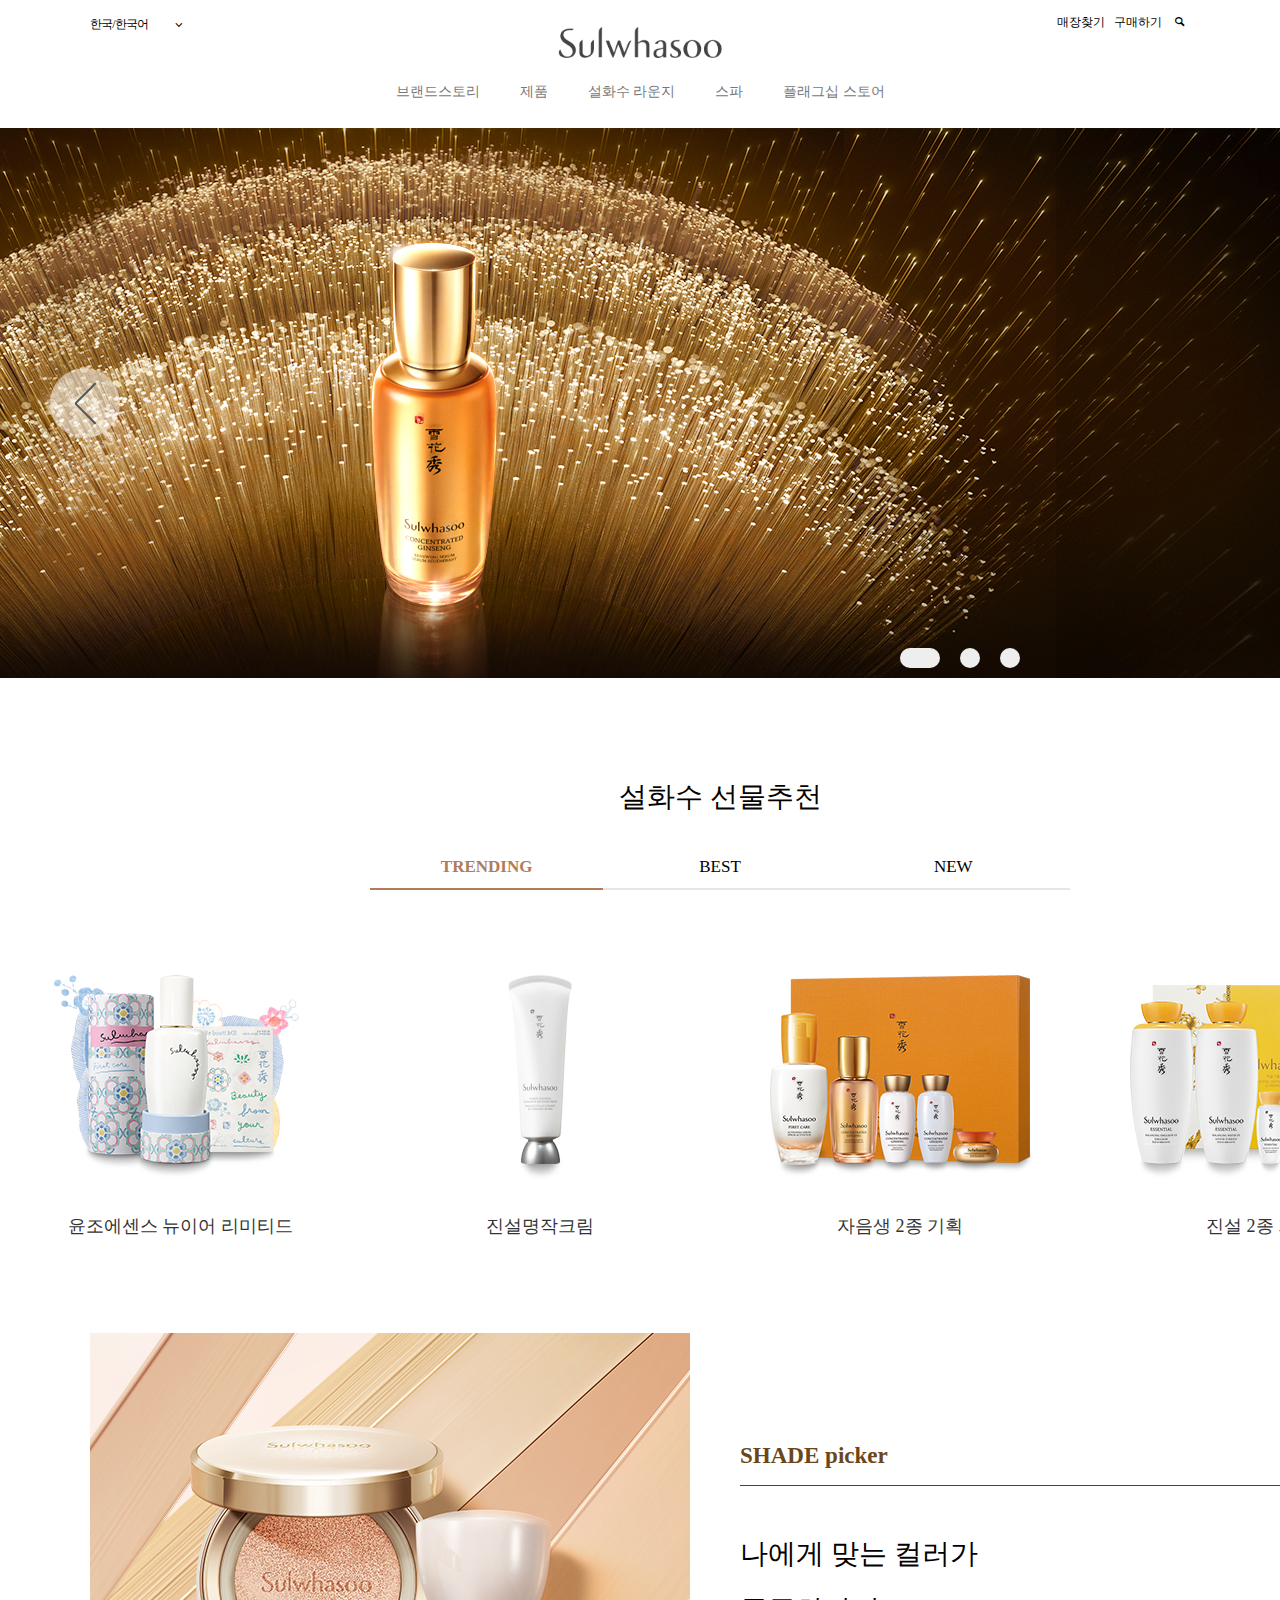
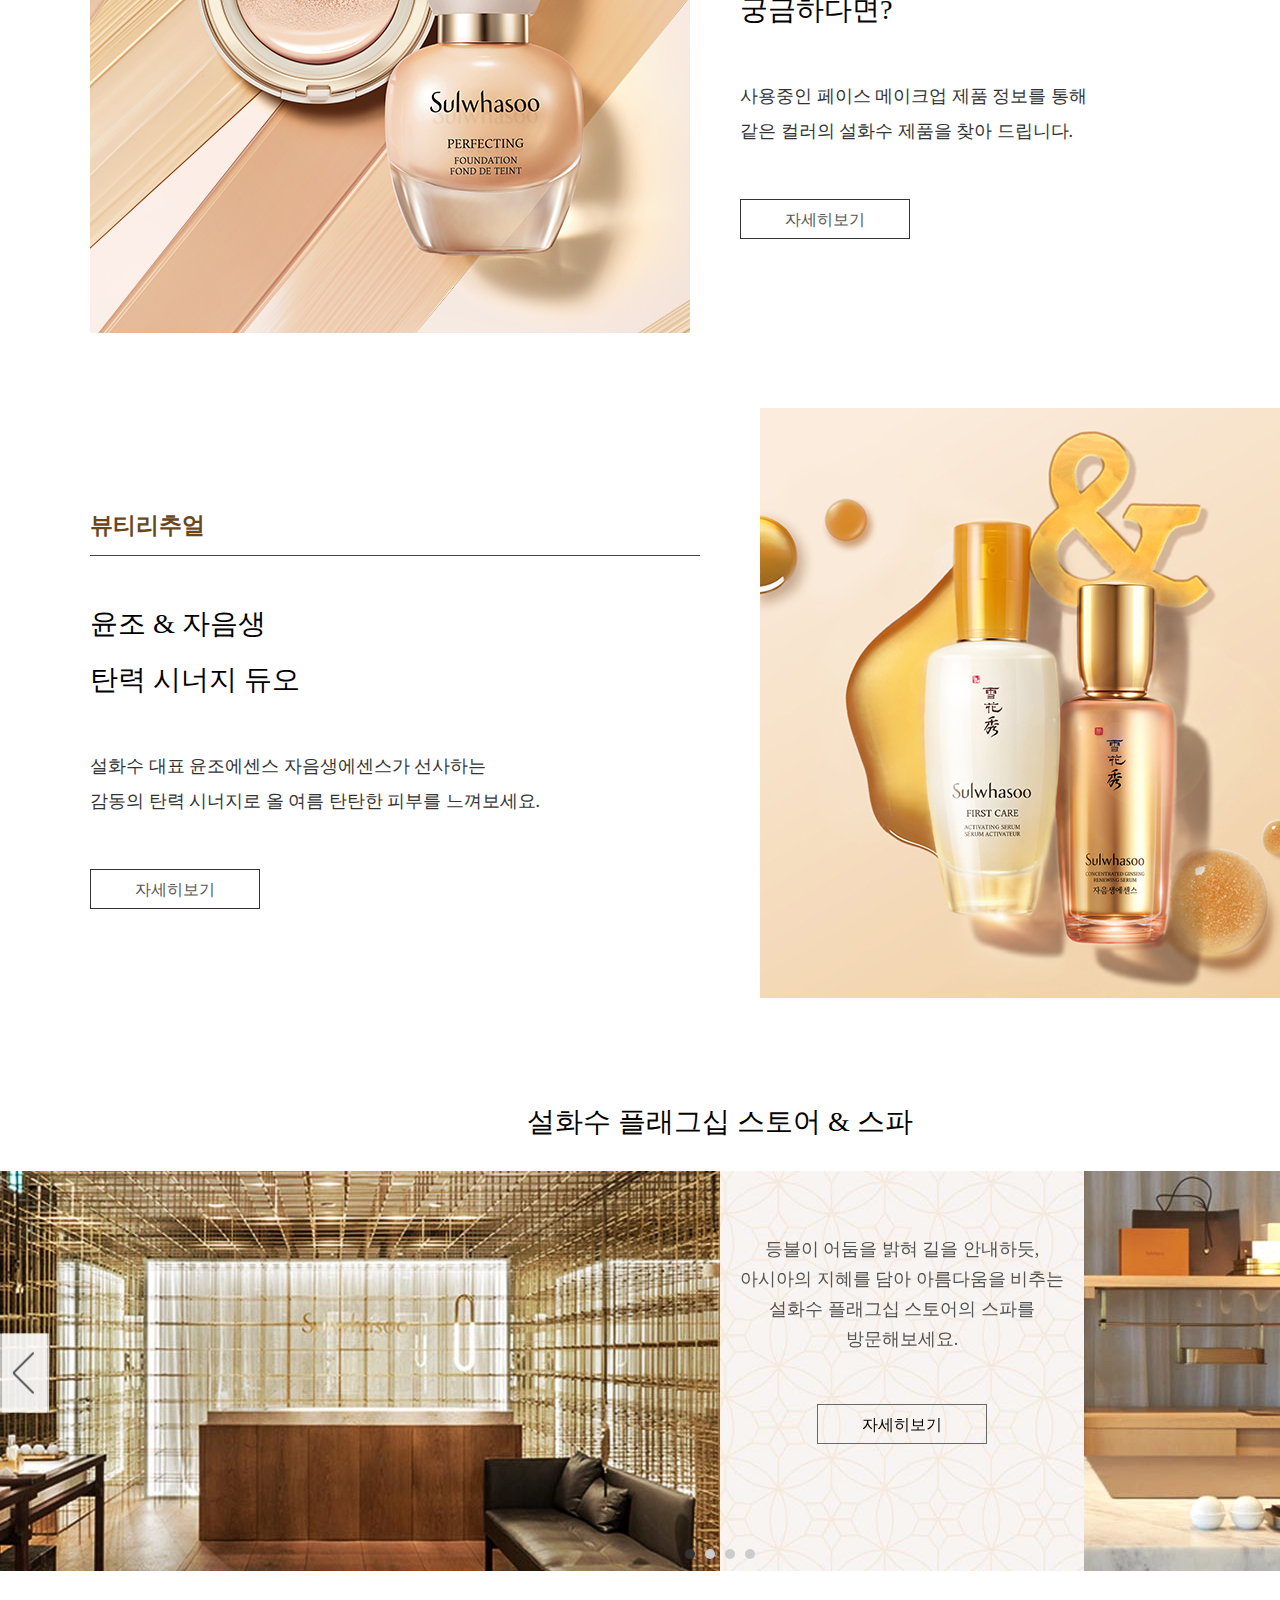
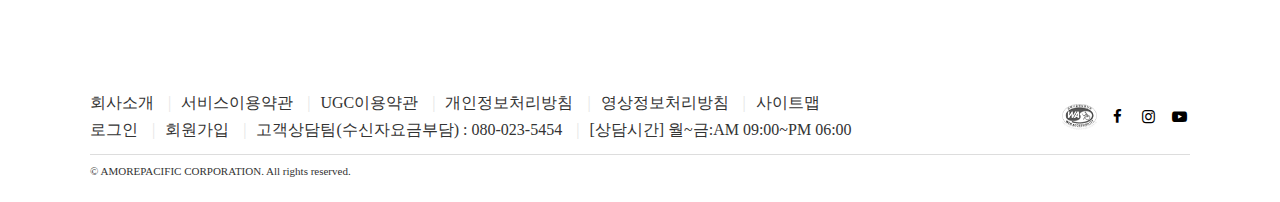
<file: index.html>
<!DOCTYPE html>
<html lang="ko">
<head>
    <meta charset="UTF-8">
    <meta http-equiv="X-UA-Compatible" content="IE=edge">
    <meta name="viewport" content="width=device-width, initial-scale=1.0">
    <title>설화, 다시 피어나다, Sulwhasoo</title>

    <link rel="stylesheet" href="css/style.css">

    <link rel="shortcuticon" href="favicon.ico">

    <script src="js/jquery-3.6.1.min.js"></script>
    <script src="js/jquery-ui.min.js"></script>
    <script src="js/slick.js"></script>
    <script src="js/main.js"></script>

</head>
<body>
    <div id="wrap">
        <header id="header">
            <div class="header_inner">

                <a href="#" class="mob_nav_btn"><i></i></a>

                <div class="mob_nav">
                    <div class="m_nav_bg"></div>
                        <div class="m_nav_wrap">
                            <h2 class="side_nav_h">
                                <a href="#"><img src="img/logo_sulwhasoo_m.png" alt="logo_sulwhasoo_m"></a>
                            </h2><!-- side_nav_h -->

                            <ul class="m_nav_list">
                                <li><a href="#">브랜드스토리</a></li>
        
                                <li>
                                    <a href="#">제품 <i class="icon-nav"></i></a>
                                    <ul class="m_sub">
                                        <li><a href="#">신제품</a></li>
                                        <li><a href="#">베스트셀러</a></li>
                                        <li><a href="#">스킨케어</a></li>
                                        <li><a href="#">메이크업</a></li>
                                        <li><a href="#">진설명작</a></li>
                                        <li><a href="#">남성</a></li>
                                        <li><a href="#">라이프스타일</a></li>
                                        <li><a href="#">전제품 구성</a></li>
                                        <li><a href="#">신제품</a></li>
                                    </ul>
                                </li>
                                <li>
                                    <a href="#">설화수 라운지<i class="icon-nav"></i></a>
                                    <ul class="m_sub">
                                        <li><a href="#">설화수 스타일</a></li>
                                        <li><a href="#">뷰티리추얼</a></li>
                                        <li><a href="#">설화문화전</a></li>
                                        <li><a href="#">매거진</a></li>
                                    </ul>
                                </li>
                                <li>
                                    <a href="#">스파<i class="icon-nav"></i></a>
                                    <ul class="m_sub">
                                        <li><a href="#">소개</a></li>
                                        <li><a href="#">스파프로그램</a></li>
                                        <li><a href="#">예약찾기</a></li>
                                        <li><a href="#">매장찾기</a></li>
                                    </ul>
                                </li>
                                <li>
                                    <a href="#">플래그십 스토어<i class="icon-nav"></i></a>
                                    <ul class="m_sub">
                                        <li><a href="#">소개</a></li>
                                        <li><a href="#">스파프로그램</a></li>
                                        <li><a href="#">예약찾기</a></li>
                                        <li><a href="#">매장찾기</a></li>
                                    </ul>
                                </li>
                            </ul><!-- m_nav_list -->
                        </div><!-- m_nav_wrap -->
                </div><!-- mob_nav -->

                <div class="select_language">
                    <a href="#" class="t_lang">
                        한국/한국어
                        <i class="icon-angle-up"></i>
                        <i class="icon-angle-down"></i>
                    </a>
                    <ul class="select_lang_list">
                        <li><a href="#">한국/한국어</a></li>
                        <li><a href="#">INTERNATIONAL/ENGLISH</a></li>
                        <li><a href="#">中国大陆/中文</a></li>
                        <li><a href="#">中國香港/繁體中文</a></li>
                        <li><a href="#">HONG KONG</a></li>
                        <li><a href="#">(CHINA)/ENGLISH</a></li>
                        <li><a href="#">SINGAPORE/ENGLISH</a></li>
                        <li><a href="#">MALAYSIA/ENGLISH</a></li>
                        <li><a href="#">VIỆT NAM/TIẾNG VIỆT</a></li>
                        <li><a href="#">INDONESIA/BAHASA</a></li>
                        <li><a href="#">INDONESIA</a></li>
                        <li><a href="#">ประเทศไทย/ไทย</a></li>
                        <li><a href="#">USA/ENGLISH</a></li>
                        <li><a href="#">FRANCE/FRANCAIS</a></li>
                    </ul><!-- select_lang_list -->
                </div><!-- select_language -->

                <h1 class="logo"><a href="#"><img src="img/logo_sulwhasoo.png" alt="logo_sulwhasoo"></a></h1>
            
                <div class="header_link">
                    <a href="#">매장찾기</a>
                    <a href="#">구매하기</a>
                    <a href="#" class="h_search"><i class="icon-search"></i></a>
                </div>
            </div><!-- header_inner -->

            <nav class="nav">
                <div class="nav_inner">
                    <ul class="gnb_menu">
                        <li class="g_m_1"><a href="#">브랜드스토리</a></li>

                        <li class="g_m_2">
                            <a href="#">제품</a>
                            <ul class="sub sub2">
                                <li><a href="#">신제품</a></li>
                                <li><a href="#">베스트셀러</a></li>
                                <li><a href="#">스킨케어</a></li>
                                <li><a href="#">메이크업</a></li>
                                <li><a href="#">진설명작</a></li>
                                <li><a href="#">남성</a></li>
                                <li><a href="#">라이프스타일</a></li>
                                <li><a href="#">전제품 구성</a></li>
                                <li><a href="#">신제품</a></li>
                            </ul>
                        </li>
                        <li class="g_m_3">
                            <a href="#">설화수 라운지</a>
                            <ul class="sub sub3">
                                <li><a href="#">설화수 스타일</a></li>
                                <li><a href="#">뷰티리추얼</a></li>
                                <li><a href="#">설화문화전</a></li>
                                <li><a href="#">매거진</a></li>
                            </ul>
                        </li>
                        <li class="g_m_4">
                            <a href="#">스파</a>
                            <ul class="sub sub4">
                                <li><a href="#">소개</a></li>
                                <li><a href="#">스파프로그램</a></li>
                                <li><a href="#">예약찾기</a></li>
                                <li><a href="#">매장찾기</a></li>
                            </ul>
                        </li>
                        <li class="g_m_5">
                            <a href="#">플래그십 스토어</a>
                            <ul class="sub sub5">
                                <li><a href="#">소개</a></li>
                                <li><a href="#">스파프로그램</a></li>
                                <li><a href="#">예약찾기</a></li>
                                <li><a href="#">매장찾기</a></li>
                            </ul>
                        </li>
                    </ul><!-- gnb_menu -->
                </div><!-- nav_inner -->
            </nav><!-- nav -->
        </header><!-- header -->

        <section id="main">
            <div class="main_visual">
                <ul class="visual_wrap">

                    <li class="visu_slide visu_slide1">
                        <div class="visu_veli"></div>
    
                        <div class="visu_txt_wrap">
        
                            <div class="visu_txt_cont">
                                자음생에센스
                            </div><!-- visu_txt_cont -->
        
                            <div class="visu_txt_sub01">
                                Concentrated Ginseng Renewing Serum
                            </div><!-- visu_txt_sub01 -->
        
                            <p class="visu_txt_sub02">
                                진세노믹 <sup>TM</sup> 선사하는 <br>
                                3중 마이크로 타켓팅으로 <br>
                                쉽게 무너지지 않는 탄탄한 피부
                            </p><!-- visu_txt_sub02 -->
                        </div><!-- visu_txt_wrap -->

                    </li> <!-- visu_slide visu_slide1 -->
    
                    <li class="visu_slide visu_slide2">
                        <div class="visu_veli"></div>
    
                        <div class="visu_txt_wrap">
        
                            <div class="visu_txt_cont">
                                자음생앰플
                            </div><!-- visu_txt_slide2 -->
        
                            <div class="visu_txt_sub01">
                                Concentrated Ginseng Renewing Serum
                            </div><!-- visu_txt_sub01 -->
        
                            <p class="visu_txt_sub02">
                                단 한번 사용으로도 외부자극으로 시달린 <br>
                                피부를 개선해주는 레스큐 앰플
                            </p><!-- visu_txt_sub02 -->

                            <div class="visu_btn_wrap">
                                <a href="#" class="btn_view">자세히보기</a>
                            </div><!-- visu_btn_wrap -->
                        </div><!-- visu_txt_wrap -->

                    </li><!-- visu_slide visu_slide2 -->

                    <li class="visu_slide visu_slide3">
                        <div class="visu_veli"></div>
    
                        <div class="visu_txt_wrap">
        
                            <div class="visu_txt_cont">
                                2020 <br>
                                윤조이 에센스
                            </div><!-- visu_txt_cont -->
        
                            <div class="visu_txt_sub01">
                                Concentrated Ginseng Renewing Serum
                            </div><!-- visu_txt_sub01 -->
        
                            <p class="visu_txt_sub02">
                                진세노믹 <sup>TM</sup> 선사하는 <br>
                                3중 마이크로 타켓팅으로 <br>
                                쉽게 무너지지 않는 탄탄한 피부
                            </p><!-- visu_txt_sub02 -->

                            <div class="visu_btn_wrap">
                                <a href="#" class="btn_view">자세히보기</a>
                            </div><!-- visu_btn_wrap -->
                        </div><!-- visu_txt_wrap -->

                    </li><!-- visu_slide visu_slide3 -->
                </ul><!-- visual_wrap -->
                
            </div><!-- main_visual -->

            <div class="content">
                <div class="recommend clear_fix">
                    <h2 class="cont_title">설화수 선물추천</h2>

                    <div class="recommend_tab">
                        <a href="#" class="btn_tab on">TRENDING</a>
                        <a href="#" class="btn_tab">BEST</a>
                        <a href="#" class="btn_tab">NEW</a>
                    </div><!-- recommend_tab -->

                    <div class="recommend_list_wrap">
                        <!-- TRENDING -->
                        <ul class="recommend_list act">
                            <li>
                                <div class="recommend_img">
                                    <img src="img/recom_01.jpg" alt="recom_01">
                                </div><!-- recommend_img -->
                                <div class="recommend_name">
                                    윤조에센스 뉴이어 리미티드
                                </div><!-- recommend_name -->

                                <div class="buy_view_layer">
                                    <a href="#" class="buy_view">자세히보기</a>
                                </div>
                            </li>
                            <li>
                                <div class="recommend_img">
                                    <img src="img/recom_02.jpg" alt="recom_02">
                                </div><!-- recommend_img -->
                                <div class="recommend_name">
                                    진설명작크림
                                </div><!-- recommend_name -->

                                <div class="buy_view_layer">
                                    <a href="#" class="buy_view">자세히보기</a>
                                </div>
                            </li>
                            <li>
                                <div class="recommend_img">
                                    <img src="img/recom_03.jpg" alt="recom_03">
                                </div><!-- recommend_img -->
                                <div class="recommend_name">
                                    자음생 2종 기획
                                </div><!-- recommend_name -->

                                <div class="buy_view_layer">
                                    <a href="#" class="buy_view">자세히보기</a>
                                </div>
                            </li>
                            <li>
                                <div class="recommend_img">
                                    <img src="img/recom_04.jpg" alt="recom_04">
                                </div><!-- recommend_img -->
                                <div class="recommend_name">
                                    진설 2종 기획
                                </div><!-- recommend_name -->

                                <div class="buy_view_layer">
                                    <a href="#" class="buy_view">자세히보기</a>
                                </div>
                            </li>
                        </ul><!-- recommend_list -->

                        <!-- BEST -->
                        <ul class="recommend_list">
                            <li>
                                <div class="recommend_img">
                                    <img src="img/recom_05.jpg" alt="recom_05">
                                </div><!-- recommend_img -->
                                <div class="recommend_name">
                                    윤조에센스 뉴이어 리미티드
                                </div><!-- recommend_name -->

                                <div class="buy_view_layer">
                                    <a href="#" class="buy_view">자세히보기</a>
                                </div>
                            </li>
                            <li>
                                <div class="recommend_img">
                                    <img src="img/recom_06.png" alt="recom_06">
                                </div><!-- recommend_img -->
                                <div class="recommend_name">
                                    진설명작크림
                                </div><!-- recommend_name -->

                                <div class="buy_view_layer">
                                    <a href="#" class="buy_view">자세히보기</a>
                                </div>
                            </li>
                            <li>
                                <div class="recommend_img">
                                    <img src="img/recom_07.jpg" alt="recom_07">
                                </div><!-- recommend_img -->
                                <div class="recommend_name">
                                    자음생 2종 기획
                                </div><!-- recommend_name -->

                                <div class="buy_view_layer">
                                    <a href="#" class="buy_view">자세히보기</a>
                                </div>
                            </li>
                            <li>
                                <div class="recommend_img">
                                    <img src="img/recom_08.jpg" alt="recom_08">
                                </div><!-- recommend_img -->
                                <div class="recommend_name">
                                    진설 2종 기획
                                </div><!-- recommend_name -->

                                <div class="buy_view_layer">
                                    <a href="#" class="buy_view">자세히보기</a>
                                </div>
                            </li>
                        </ul><!-- recommend_list -->

                        <!-- NEW -->
                        <ul class="recommend_list">
                            <li>
                                <div class="recommend_img">
                                    <img src="img/recom_09.jpg" alt="recom_09">
                                </div><!-- recommend_img -->
                                <div class="recommend_name">
                                    윤조에센스 뉴이어 리미티드
                                </div><!-- recommend_name -->

                                <div class="buy_view_layer">
                                    <a href="#" class="buy_view">자세히보기</a>
                                </div>
                            </li>
                            <li>
                                <div class="recommend_img">
                                    <img src="img/recom_10.jpg" alt="recom_10">
                                </div><!-- recommend_img -->
                                <div class="recommend_name">
                                    진설명작크림
                                </div><!-- recommend_name -->

                                <div class="buy_view_layer">
                                    <a href="#" class="buy_view">자세히보기</a>
                                </div>
                            </li>
                            <li>
                                <div class="recommend_img">
                                    <img src="img/recom_11.jpg" alt="recom_11">
                                </div><!-- recommend_img -->
                                <div class="recommend_name">
                                    자음생 2종 기획
                                </div><!-- recommend_name -->

                                <div class="buy_view_layer">
                                    <a href="#" class="buy_view">자세히보기</a>
                                </div>
                            </li>
                            <li>
                                <div class="recommend_img">
                                    <img src="img/recom_12.jpg" alt="recom_12">
                                </div><!-- recommend_img -->
                                <div class="recommend_name">
                                    진설 2종 기획
                                </div><!-- recommend_name -->

                                <div class="buy_view_layer">
                                    <a href="#" class="buy_view">자세히보기</a>
                                </div>
                            </li>
                        </ul><!-- recommend_list -->
                    </div><!-- recommend_list_wrap -->
                </div><!-- recommend -->

                <div class="lounge lou01 clear_fix">
                    <div class="lounge_cont">
                        <div class="lounge_img">
                            <a href="#"><img src="img/lou_01.jpg" alt="lou_01"></a>
                        </div><!-- lounge_img -->

                    <div class="lounge_txt_wrap">
                        <h3>SHADE picker</h3>
                        <p class="sub_tit">
                            나에게 맞는 컬러가<br>궁금하다면?
                        </p>
                        <p class="desc">
                            사용중인 페이스 메이크업 제품 정보를 통해<br>같은 컬러의 설화수 제품을 찾아 드립니다.
                        </p>

                        <div class="btn_wrap">
                            <a href="#" class="btn_wrap_view">자세히보기</a>
                        </div>
                    </div><!-- louge_txt_wrap -->
                    </div><!-- louge_cont -->
                </div><!-- lounge -->

                <div class="lounge lou02 clear_fix">
                    <div class="lounge_cont">
                        <div class="lounge_img">
                            <a href="#"><img src="img/lou02.jpg" alt="lou02"></a>
                        </div><!-- lounge_img -->

                    <div class="lounge_txt_wrap">
                        <h3>뷰티리추얼</h3>
                        <p class="sub_tit">
                            윤조 & 자음생<br>탄력 시너지 듀오
                        </p>
                        <p class="desc">
                            설화수 대표 윤조에센스 자음생에센스가 선사하는<br>
                            감동의 탄력 시너지로 올 여름 탄탄한 피부를 느껴보세요.
                        </p>

                        <div class="btn_wrap">
                            <a href="#" class="btn_wrap_view">자세히보기</a>
                        </div>
                    </div><!-- louge_txt_wrap -->
                    </div><!-- louge_cont -->
                </div><!-- lounge -->

                <div class="flagship">
                    <h2 class="cont_title">설화수 플래그십 스토어 & 스파</h2>
                    <ul class="flag_slider">
                        <li><img src="img/flag-bg-pc-01.jpg" alt="flag-bg"></li>
                        <li><img src="img/flag-bg-pc-02.jpg" alt="flag-bg"></li>
                        <li><img src="img/flag-bg-pc-03.jpg" alt="flag-bg"></li>
                        <li><img src="img/flag-bg-pc-04.jpg" alt="flag-bg"></li>
                    </ul><!-- flag_slider -->

                    <div class="flag_txt_wrap">
                        <p>
                            등불이 어둠을 밝혀 길을 안내하듯, <br>
                            아시아의 지혜를 담아 아름다움을 비추는<br>
                            설화수 플래그십 스토어의 스파를<br>
                            방문해보세요.
                        </p>
                            <a href="#" class="flag_txt_wrap_view">자세히보기</a>
                    </div><!-- flag_txt_wrap -->
                </div><!-- flagship -->
            </div><!-- content -->
        </section><!-- main -->

        <footer id="footer">
            <div class="footer_inner">
                <div class="f_left">
                    <div class="foot_iten_wrap">
                        <a href="#">회사소개</a>
                        <a href="#">서비스이용약관</a>
                        <a href="#">UGC이용약관</a>
                        <a href="#">개인정보처리방침</a>
                        <a href="#">영상정보처리방침</a>
                        <a href="#">사이트맵</a>
                    </div><!-- foot_iten_wrap -->

                    <div class="foot_iten_wrap">
                        <a href="#">로그인</a>
                        <a href="#">회원가입</a>
                        <a href="#">고객상담팀(수신자요금부담) : 080-023-5454</a>
                        <a href="#">[상담시간] 월~금:AM 09:00~PM 06:00</a>
                    </div><!-- foot_iten_wrap -->
                </div><!-- f_left -->

                <div class="f_right">
                    <a href="#"><img src="img/wa.png" alt="wa"></a>
                    <a href="#"><i class="icon-facebook"></i></a>
                    <a href="#"><i class="icon-instagram"></i></a>
                    <a href="#"><i class="icon-youtube-play"></i></a>
                </div><!-- f_right -->

                <div class="copy">
                    &copy; AMOREPACIFIC CORPORATION. All rights reserved.
                </div>
            </div><!-- footer_innter -->
        </footer><!-- footer -->
    </div><!-- wrap -->
</body>
</html>
</file>
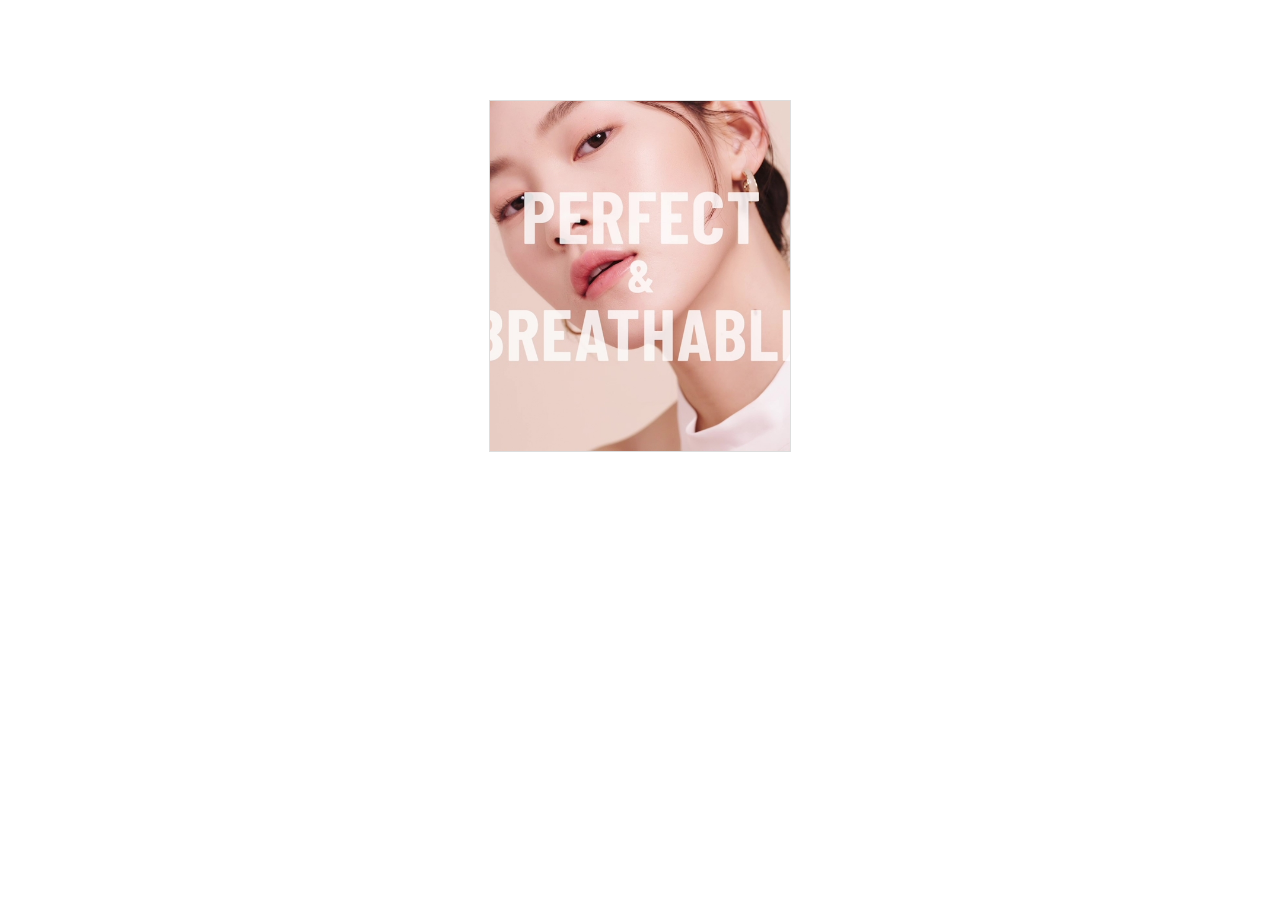
<file: mouse.html>
<!DOCTYPE html>
<html lang="en">
<head>
    <meta charset="UTF-8">
    <meta http-equiv="X-UA-Compatible" content="IE=edge">
    <meta name="viewport" content="width=device-width, initial-scale=1.0">
    <title>Document</title>
    <style>
        .box{
            width: 300px;
            height: 350px;
            border: 1px solid #ddd;
            background: url("img/20200728_final_PERFECT_main_highlight_banner_pc.jpg") no-repeat;
            background-size: cover;
            background-position: center top;
            position: relative;
            margin: 100px auto;
            overflow: hidden;
            transition: all 0.3s;
            cursor: url("img/icons8-search-50.png") 20 30, auto;
        }

        .circle{
            width: 1000px;
            height: 500px;
            background-color: rgba(255,0,0,.5);
            position: absolute;
            left: 50%;
            top: 100%;
            transform: translateX(-50%);
            border-radius: 50%;
            text-align: center;
            padding: 20px;
            transition: all 0.3s;
        }

        .box:hover{
            background-position: center -20px;
        }

        .box:hover .circle{
            top: 70%;
            background-color: rgba(255,0,0,1);
        }
    </style>
</head>
<body>
    <div class="box">
        <div class="circle">
            <p class="p1">abcdef</p>
            <p class="p2">가나다라마바사</p>
        </div>
    </div>
</body>
</html>
</file>
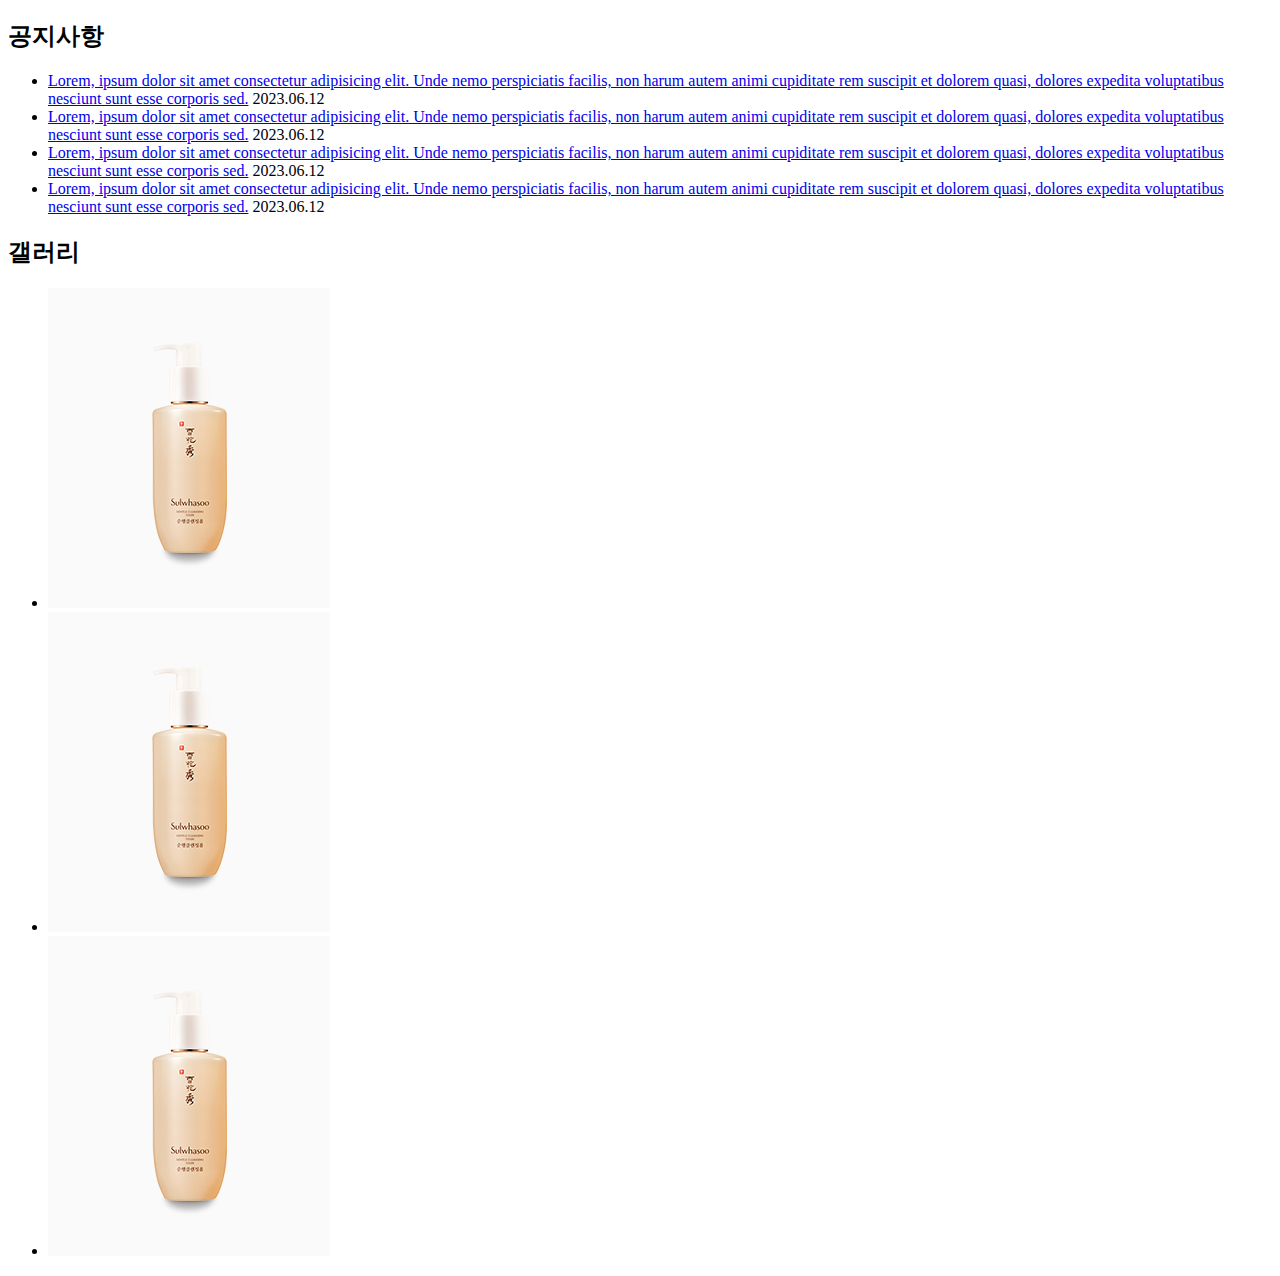
<file: tab.html>
<!DOCTYPE html>
<html lang="jo">
<head>
    <meta charset="UTF-8">
    <meta http-equiv="X-UA-Compatible" content="IE=edge">
    <meta name="viewport" content="width=device-width, initial-scale=1.0">
    <title>Document</title>
</head>
<body>
    <div class="contents">

        <div class="notice">
            <h2>공지사항</h2>
            <ul>
                <li>
                    <a href="#">Lorem, ipsum dolor sit amet consectetur adipisicing elit. Unde nemo perspiciatis facilis, non harum autem animi cupiditate rem suscipit et dolorem quasi, dolores expedita voluptatibus nesciunt sunt esse corporis sed.</a>
                    <span>2023.06.12</span>
                </li>
                <li>
                    <a href="#">Lorem, ipsum dolor sit amet consectetur adipisicing elit. Unde nemo perspiciatis facilis, non harum autem animi cupiditate rem suscipit et dolorem quasi, dolores expedita voluptatibus nesciunt sunt esse corporis sed.</a>
                    <span>2023.06.12</span>
                </li>
                <li>
                    <a href="#">Lorem, ipsum dolor sit amet consectetur adipisicing elit. Unde nemo perspiciatis facilis, non harum autem animi cupiditate rem suscipit et dolorem quasi, dolores expedita voluptatibus nesciunt sunt esse corporis sed.</a>
                    <span>2023.06.12</span>
                </li>
                <li>
                    <a href="#">Lorem, ipsum dolor sit amet consectetur adipisicing elit. Unde nemo perspiciatis facilis, non harum autem animi cupiditate rem suscipit et dolorem quasi, dolores expedita voluptatibus nesciunt sunt esse corporis sed.</a>
                    <span>2023.06.12</span>
                </li>
            </ul>
        </div>

        <div class="gallery">
            <h2>갤러리</h2>
            <ul>
                <li><a href="#"><img src="img/recom_05_mob.jpg" alt=""></a></li>
                <li><a href="#"><img src="img/recom_05_mob.jpg" alt=""></a></li>
                <li><a href="#"><img src="img/recom_05_mob.jpg" alt=""></a></li>
            </ul>
        </div>
    </div>
</body>
</html>
</file>
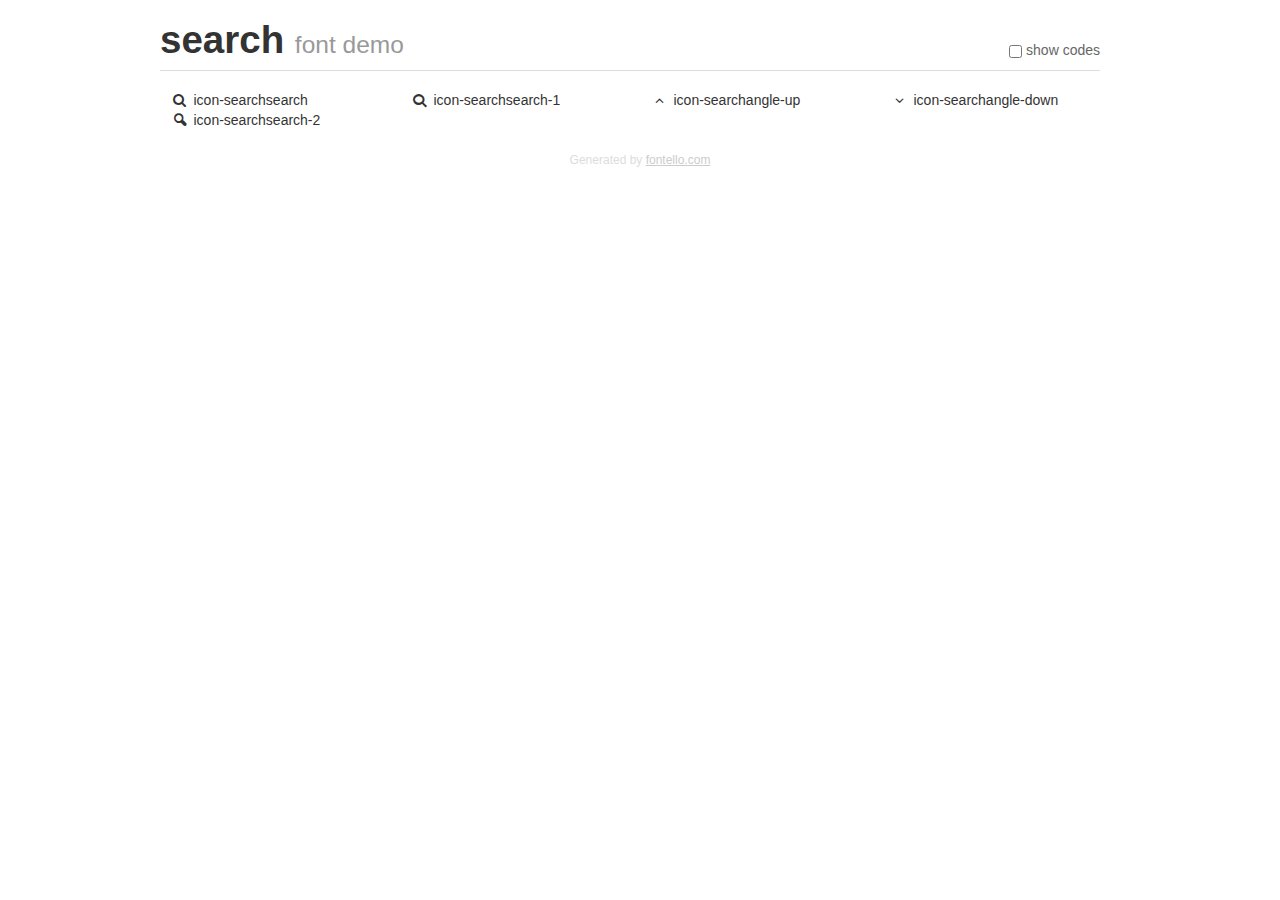
<file: font/fontello-569793fd/demo.html>
<!DOCTYPE html>
<html>
  <head>
  <!--[if lt IE 9]><script language="javascript" type="text/javascript" src="//html5shim.googlecode.com/svn/trunk/html5.js"></script><![endif]-->
  <meta charset="UTF-8">
  <style>
    html {
      font-size: 100%;
      -webkit-text-size-adjust: 100%;
      -ms-text-size-adjust: 100%;
    }
    a:focus {
      outline: thin dotted #333;
      outline: 5px auto -webkit-focus-ring-color;
      outline-offset: -2px;
    }
    a:hover,
    a:active {
      outline: 0;
    }
    input {
      margin: 0;
      font-size: 100%;
      vertical-align: middle;
      *overflow: visible;
      line-height: normal;
    }
    input::-moz-focus-inner {
      padding: 0;
      border: 0;
    }
    body {
      margin: 0;
      font-family: "Helvetica Neue", Helvetica, Arial, sans-serif;
      font-size: 14px;
      line-height: 20px;
      color: #333;
      background-color: #fff;
    }
    a {
      color: #08c;
      text-decoration: none;
    }
    a:hover {
      color: #005580;
      text-decoration: underline;
    }
    .row {
      margin-left: -20px;
      *zoom: 1;
    }
    .row:before,
    .row:after {
      display: table;
      content: "";
      line-height: 0;
    }
    .row:after {
      clear: both;
    }
    .span3 {
      float: left;
      min-height: 1px;
      margin-left: 20px;
      width: 220px;
    }
    .container {
      width: 940px;
      margin-right: auto;
      margin-left: auto;
      *zoom: 1;
    }
    .container:before,
    .container:after {
      display: table;
      content: "";
      line-height: 0;
    }
    .container:after {
      clear: both;
    }
    small {
      font-size: 85%;
    }
    h1 {
      margin: 10px 0;
      font-family: inherit;
      font-weight: bold;
      line-height: 20px;
      color: inherit;
      text-rendering: optimizelegibility;
      line-height: 40px;
      font-size: 38.5px;
    }
    h1 small {
      font-weight: normal;
      line-height: 1;
      color: #999;
      font-size: 24.5px;
    }

    body {
      margin-top: 90px;
    }
    .header {
      position: fixed;
      top: 0;
      left: 50%;
      margin-left: -480px;
      background-color: #fff;
      border-bottom: 1px solid #ddd;
      padding-top: 10px;
      z-index: 10;
    }
    .footer {
      color: #ddd;
      font-size: 12px;
      text-align: center;
      margin-top: 20px;
    }
    .footer a {
      color: #ccc;
      text-decoration: underline;
    }
    .the-icons {
      font-size: 14px;
      line-height: 24px;
    }
    .switch {
      position: absolute;
      right: 0;
      bottom: 10px;
      color: #666;
    }
    .switch input {
      margin-right: 0.3em;
    }
    .codesOn .i-name {
      display: none;
    }
    .codesOn .i-code {
      display: inline;
    }
    .i-code {
      display: none;
    }
    @font-face {
      font-family: 'search';
      src: url('./font/search.eot?56367507');
      src: url('./font/search.eot?56367507#iefix') format('embedded-opentype'),
           url('./font/search.woff?56367507') format('woff'),
           url('./font/search.ttf?56367507') format('truetype'),
           url('./font/search.svg?56367507#search') format('svg');
      font-weight: normal;
      font-style: normal;
    }
    .demo-icon {
      font-family: "search";
      font-style: normal;
      font-weight: normal;
      speak: never;
     
      display: inline-block;
      text-decoration: inherit;
      width: 1em;
      margin-right: .2em;
      text-align: center;
      /* opacity: .8; */
     
      /* For safety - reset parent styles, that can break glyph codes*/
      font-variant: normal;
      text-transform: none;
     
      /* fix buttons height, for twitter bootstrap */
      line-height: 1em;
     
      /* Animation center compensation - margins should be symmetric */
      /* remove if not needed */
      margin-left: .2em;
     
      /* You can be more comfortable with increased icons size */
      /* font-size: 120%; */
     
      /* Font smoothing. That was taken from TWBS */
      -webkit-font-smoothing: antialiased;
      -moz-osx-font-smoothing: grayscale;
     
      /* Uncomment for 3D effect */
      /* text-shadow: 1px 1px 1px rgba(127, 127, 127, 0.3); */
    }
    </style>
    <link rel="stylesheet" href="css/animation.css"><!--[if IE 7]><link rel="stylesheet" href="css/" + font.fontname + "-ie7.css"><![endif]-->
    <script>
      function toggleCodes(on) {
        var obj = document.getElementById('icons');
      
        if (on) {
          obj.className += ' codesOn';
        } else {
          obj.className = obj.className.replace(' codesOn', '');
        }
      }
    </script>
  </head>
  <body>
    <div class="container header">
      <h1>search <small>font demo</small></h1>
      <label class="switch">
        <input type="checkbox" onclick="toggleCodes(this.checked)">show codes
      </label>
    </div>
    <div class="container" id="icons">
      <div class="row">
        <div class="span3" title="Code: 0xe800">
          <i class="demo-icon icon-searchsearch">&#xe800;</i> <span class="i-name">icon-searchsearch</span><span class="i-code">0xe800</span>
        </div>
        <div class="span3" title="Code: 0xe801">
          <i class="demo-icon icon-searchsearch-1">&#xe801;</i> <span class="i-name">icon-searchsearch-1</span><span class="i-code">0xe801</span>
        </div>
        <div class="span3" title="Code: 0xf106">
          <i class="demo-icon icon-searchangle-up">&#xf106;</i> <span class="i-name">icon-searchangle-up</span><span class="i-code">0xf106</span>
        </div>
        <div class="span3" title="Code: 0xf107">
          <i class="demo-icon icon-searchangle-down">&#xf107;</i> <span class="i-name">icon-searchangle-down</span><span class="i-code">0xf107</span>
        </div>
      </div>
      <div class="row">
        <div class="span3" title="Code: 0xf50d">
          <i class="demo-icon icon-searchsearch-2">&#xf50d;</i> <span class="i-name">icon-searchsearch-2</span><span class="i-code">0xf50d</span>
        </div>
      </div>
    </div>
    <div class="container footer">Generated by <a href="https://fontello.com">fontello.com</a></div>
  </body>
</html>
</file>
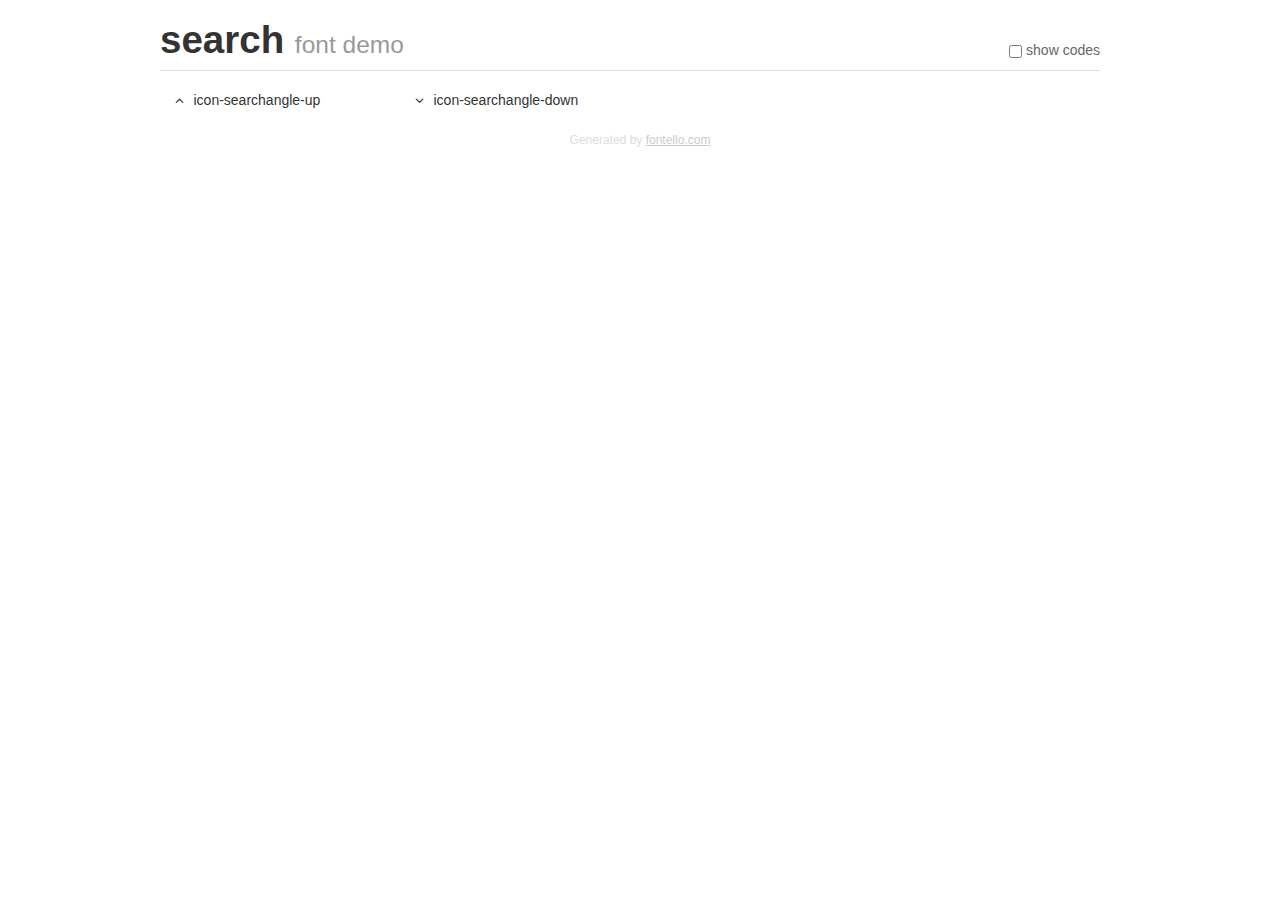
<file: css/fontello-8c437adf (1)/fontello-8c437adf/demo.html>
<!DOCTYPE html>
<html>
  <head>
  <!--[if lt IE 9]><script language="javascript" type="text/javascript" src="//html5shim.googlecode.com/svn/trunk/html5.js"></script><![endif]-->
  <meta charset="UTF-8">
  <style>
    html {
      font-size: 100%;
      -webkit-text-size-adjust: 100%;
      -ms-text-size-adjust: 100%;
    }
    a:focus {
      outline: thin dotted #333;
      outline: 5px auto -webkit-focus-ring-color;
      outline-offset: -2px;
    }
    a:hover,
    a:active {
      outline: 0;
    }
    input {
      margin: 0;
      font-size: 100%;
      vertical-align: middle;
      *overflow: visible;
      line-height: normal;
    }
    input::-moz-focus-inner {
      padding: 0;
      border: 0;
    }
    body {
      margin: 0;
      font-family: "Helvetica Neue", Helvetica, Arial, sans-serif;
      font-size: 14px;
      line-height: 20px;
      color: #333;
      background-color: #fff;
    }
    a {
      color: #08c;
      text-decoration: none;
    }
    a:hover {
      color: #005580;
      text-decoration: underline;
    }
    .row {
      margin-left: -20px;
      *zoom: 1;
    }
    .row:before,
    .row:after {
      display: table;
      content: "";
      line-height: 0;
    }
    .row:after {
      clear: both;
    }
    .span3 {
      float: left;
      min-height: 1px;
      margin-left: 20px;
      width: 220px;
    }
    .container {
      width: 940px;
      margin-right: auto;
      margin-left: auto;
      *zoom: 1;
    }
    .container:before,
    .container:after {
      display: table;
      content: "";
      line-height: 0;
    }
    .container:after {
      clear: both;
    }
    small {
      font-size: 85%;
    }
    h1 {
      margin: 10px 0;
      font-family: inherit;
      font-weight: bold;
      line-height: 20px;
      color: inherit;
      text-rendering: optimizelegibility;
      line-height: 40px;
      font-size: 38.5px;
    }
    h1 small {
      font-weight: normal;
      line-height: 1;
      color: #999;
      font-size: 24.5px;
    }

    body {
      margin-top: 90px;
    }
    .header {
      position: fixed;
      top: 0;
      left: 50%;
      margin-left: -480px;
      background-color: #fff;
      border-bottom: 1px solid #ddd;
      padding-top: 10px;
      z-index: 10;
    }
    .footer {
      color: #ddd;
      font-size: 12px;
      text-align: center;
      margin-top: 20px;
    }
    .footer a {
      color: #ccc;
      text-decoration: underline;
    }
    .the-icons {
      font-size: 14px;
      line-height: 24px;
    }
    .switch {
      position: absolute;
      right: 0;
      bottom: 10px;
      color: #666;
    }
    .switch input {
      margin-right: 0.3em;
    }
    .codesOn .i-name {
      display: none;
    }
    .codesOn .i-code {
      display: inline;
    }
    .i-code {
      display: none;
    }
    @font-face {
      font-family: 'search';
      src: url('./font/search.eot?46261074');
      src: url('./font/search.eot?46261074#iefix') format('embedded-opentype'),
           url('./font/search.woff?46261074') format('woff'),
           url('./font/search.ttf?46261074') format('truetype'),
           url('./font/search.svg?46261074#search') format('svg');
      font-weight: normal;
      font-style: normal;
    }
    .demo-icon {
      font-family: "search";
      font-style: normal;
      font-weight: normal;
      speak: never;
     
      display: inline-block;
      text-decoration: inherit;
      width: 1em;
      margin-right: .2em;
      text-align: center;
      /* opacity: .8; */
     
      /* For safety - reset parent styles, that can break glyph codes*/
      font-variant: normal;
      text-transform: none;
     
      /* fix buttons height, for twitter bootstrap */
      line-height: 1em;
     
      /* Animation center compensation - margins should be symmetric */
      /* remove if not needed */
      margin-left: .2em;
     
      /* You can be more comfortable with increased icons size */
      /* font-size: 120%; */
     
      /* Font smoothing. That was taken from TWBS */
      -webkit-font-smoothing: antialiased;
      -moz-osx-font-smoothing: grayscale;
     
      /* Uncomment for 3D effect */
      /* text-shadow: 1px 1px 1px rgba(127, 127, 127, 0.3); */
    }
    </style>
    <link rel="stylesheet" href="css/animation.css"><!--[if IE 7]><link rel="stylesheet" href="css/" + font.fontname + "-ie7.css"><![endif]-->
    <script>
      function toggleCodes(on) {
        var obj = document.getElementById('icons');
      
        if (on) {
          obj.className += ' codesOn';
        } else {
          obj.className = obj.className.replace(' codesOn', '');
        }
      }
    </script>
  </head>
  <body>
    <div class="container header">
      <h1>search <small>font demo</small></h1>
      <label class="switch">
        <input type="checkbox" onclick="toggleCodes(this.checked)">show codes
      </label>
    </div>
    <div class="container" id="icons">
      <div class="row">
        <div class="span3" title="Code: 0xf106">
          <i class="demo-icon icon-searchangle-up">&#xf106;</i> <span class="i-name">icon-searchangle-up</span><span class="i-code">0xf106</span>
        </div>
        <div class="span3" title="Code: 0xf107">
          <i class="demo-icon icon-searchangle-down">&#xf107;</i> <span class="i-name">icon-searchangle-down</span><span class="i-code">0xf107</span>
        </div>
      </div>
    </div>
    <div class="container footer">Generated by <a href="https://fontello.com">fontello.com</a></div>
  </body>
</html>
</file>
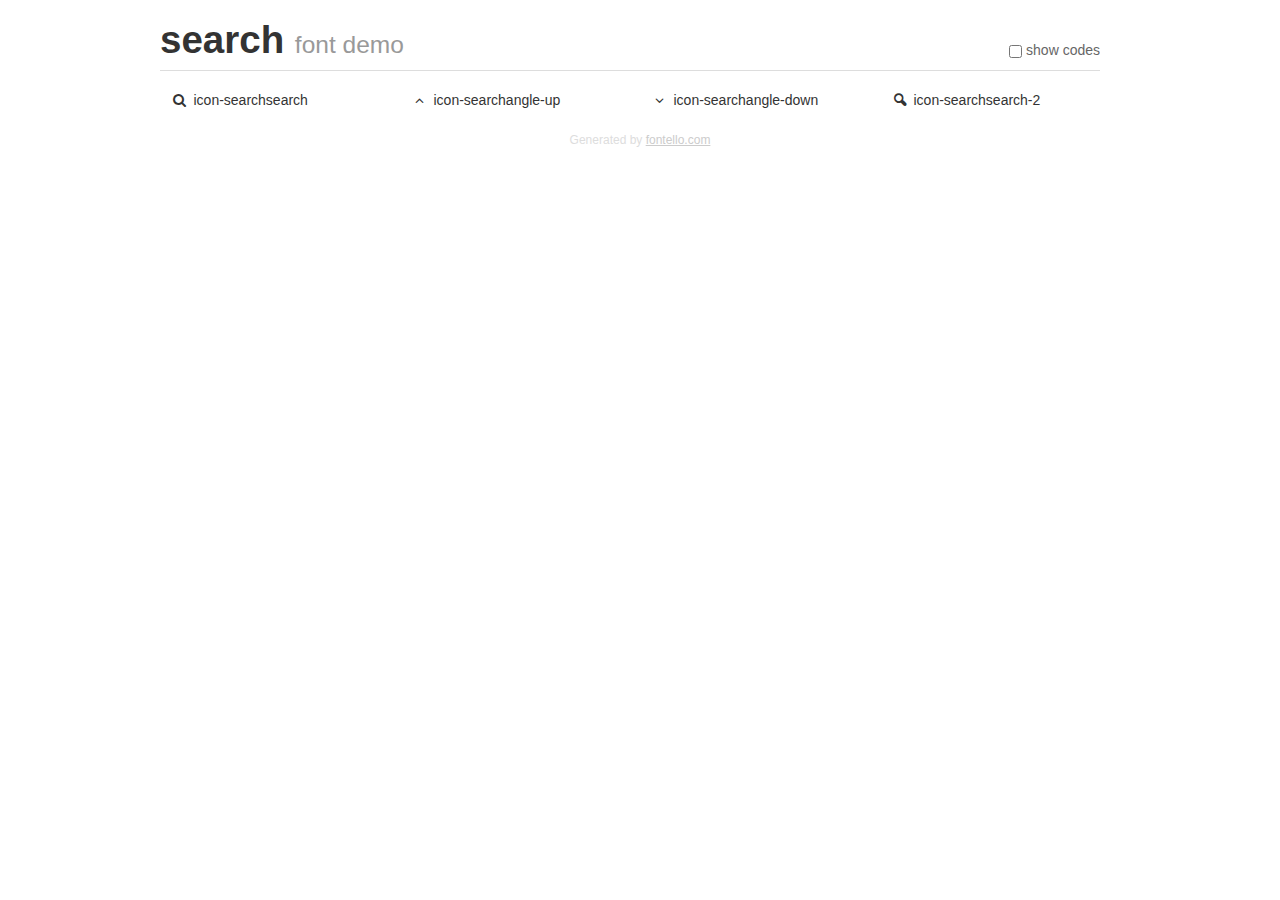
<file: css/fontello-c3c833f9/fontello-c3c833f9/demo.html>
<!DOCTYPE html>
<html>
  <head>
  <!--[if lt IE 9]><script language="javascript" type="text/javascript" src="//html5shim.googlecode.com/svn/trunk/html5.js"></script><![endif]-->
  <meta charset="UTF-8">
  <style>
    html {
      font-size: 100%;
      -webkit-text-size-adjust: 100%;
      -ms-text-size-adjust: 100%;
    }
    a:focus {
      outline: thin dotted #333;
      outline: 5px auto -webkit-focus-ring-color;
      outline-offset: -2px;
    }
    a:hover,
    a:active {
      outline: 0;
    }
    input {
      margin: 0;
      font-size: 100%;
      vertical-align: middle;
      *overflow: visible;
      line-height: normal;
    }
    input::-moz-focus-inner {
      padding: 0;
      border: 0;
    }
    body {
      margin: 0;
      font-family: "Helvetica Neue", Helvetica, Arial, sans-serif;
      font-size: 14px;
      line-height: 20px;
      color: #333;
      background-color: #fff;
    }
    a {
      color: #08c;
      text-decoration: none;
    }
    a:hover {
      color: #005580;
      text-decoration: underline;
    }
    .row {
      margin-left: -20px;
      *zoom: 1;
    }
    .row:before,
    .row:after {
      display: table;
      content: "";
      line-height: 0;
    }
    .row:after {
      clear: both;
    }
    .span3 {
      float: left;
      min-height: 1px;
      margin-left: 20px;
      width: 220px;
    }
    .container {
      width: 940px;
      margin-right: auto;
      margin-left: auto;
      *zoom: 1;
    }
    .container:before,
    .container:after {
      display: table;
      content: "";
      line-height: 0;
    }
    .container:after {
      clear: both;
    }
    small {
      font-size: 85%;
    }
    h1 {
      margin: 10px 0;
      font-family: inherit;
      font-weight: bold;
      line-height: 20px;
      color: inherit;
      text-rendering: optimizelegibility;
      line-height: 40px;
      font-size: 38.5px;
    }
    h1 small {
      font-weight: normal;
      line-height: 1;
      color: #999;
      font-size: 24.5px;
    }

    body {
      margin-top: 90px;
    }
    .header {
      position: fixed;
      top: 0;
      left: 50%;
      margin-left: -480px;
      background-color: #fff;
      border-bottom: 1px solid #ddd;
      padding-top: 10px;
      z-index: 10;
    }
    .footer {
      color: #ddd;
      font-size: 12px;
      text-align: center;
      margin-top: 20px;
    }
    .footer a {
      color: #ccc;
      text-decoration: underline;
    }
    .the-icons {
      font-size: 14px;
      line-height: 24px;
    }
    .switch {
      position: absolute;
      right: 0;
      bottom: 10px;
      color: #666;
    }
    .switch input {
      margin-right: 0.3em;
    }
    .codesOn .i-name {
      display: none;
    }
    .codesOn .i-code {
      display: inline;
    }
    .i-code {
      display: none;
    }
    @font-face {
      font-family: 'search';
      src: url('./font/search.eot?79200006');
      src: url('./font/search.eot?79200006#iefix') format('embedded-opentype'),
           url('./font/search.woff?79200006') format('woff'),
           url('./font/search.ttf?79200006') format('truetype'),
           url('./font/search.svg?79200006#search') format('svg');
      font-weight: normal;
      font-style: normal;
    }
    .demo-icon {
      font-family: "search";
      font-style: normal;
      font-weight: normal;
      speak: never;
     
      display: inline-block;
      text-decoration: inherit;
      width: 1em;
      margin-right: .2em;
      text-align: center;
      /* opacity: .8; */
     
      /* For safety - reset parent styles, that can break glyph codes*/
      font-variant: normal;
      text-transform: none;
     
      /* fix buttons height, for twitter bootstrap */
      line-height: 1em;
     
      /* Animation center compensation - margins should be symmetric */
      /* remove if not needed */
      margin-left: .2em;
     
      /* You can be more comfortable with increased icons size */
      /* font-size: 120%; */
     
      /* Font smoothing. That was taken from TWBS */
      -webkit-font-smoothing: antialiased;
      -moz-osx-font-smoothing: grayscale;
     
      /* Uncomment for 3D effect */
      /* text-shadow: 1px 1px 1px rgba(127, 127, 127, 0.3); */
    }
    </style>
    <link rel="stylesheet" href="css/animation.css"><!--[if IE 7]><link rel="stylesheet" href="css/" + font.fontname + "-ie7.css"><![endif]-->
    <script>
      function toggleCodes(on) {
        var obj = document.getElementById('icons');
      
        if (on) {
          obj.className += ' codesOn';
        } else {
          obj.className = obj.className.replace(' codesOn', '');
        }
      }
    </script>
  </head>
  <body>
    <div class="container header">
      <h1>search <small>font demo</small></h1>
      <label class="switch">
        <input type="checkbox" onclick="toggleCodes(this.checked)">show codes
      </label>
    </div>
    <div class="container" id="icons">
      <div class="row">
        <div class="span3" title="Code: 0xe800">
          <i class="demo-icon icon-searchsearch">&#xe800;</i> <span class="i-name">icon-searchsearch</span><span class="i-code">0xe800</span>
        </div>
        <div class="span3" title="Code: 0xf106">
          <i class="demo-icon icon-searchangle-up">&#xf106;</i> <span class="i-name">icon-searchangle-up</span><span class="i-code">0xf106</span>
        </div>
        <div class="span3" title="Code: 0xf107">
          <i class="demo-icon icon-searchangle-down">&#xf107;</i> <span class="i-name">icon-searchangle-down</span><span class="i-code">0xf107</span>
        </div>
        <div class="span3" title="Code: 0xf50d">
          <i class="demo-icon icon-searchsearch-2">&#xf50d;</i> <span class="i-name">icon-searchsearch-2</span><span class="i-code">0xf50d</span>
        </div>
      </div>
    </div>
    <div class="container footer">Generated by <a href="https://fontello.com">fontello.com</a></div>
  </body>
</html>
</file>
<file: css/style.css>
@charset "utf-8";
@import url("reset.css");
@import url("slick.css");
@import url("font.css");
@import url("fontello.css");
@import url("layout.css"); /*기본 PC*/
@import url("media.css"); /*반응형*/
</file>
<file: font/fontello-569793fd/css/animation.css>
/*
   Animation example, for spinners
*/
.animate-spin {
  -moz-animation: spin 2s infinite linear;
  -o-animation: spin 2s infinite linear;
  -webkit-animation: spin 2s infinite linear;
  animation: spin 2s infinite linear;
  display: inline-block;
}
@-moz-keyframes spin {
  0% {
    -moz-transform: rotate(0deg);
    -o-transform: rotate(0deg);
    -webkit-transform: rotate(0deg);
    transform: rotate(0deg);
  }

  100% {
    -moz-transform: rotate(359deg);
    -o-transform: rotate(359deg);
    -webkit-transform: rotate(359deg);
    transform: rotate(359deg);
  }
}
@-webkit-keyframes spin {
  0% {
    -moz-transform: rotate(0deg);
    -o-transform: rotate(0deg);
    -webkit-transform: rotate(0deg);
    transform: rotate(0deg);
  }

  100% {
    -moz-transform: rotate(359deg);
    -o-transform: rotate(359deg);
    -webkit-transform: rotate(359deg);
    transform: rotate(359deg);
  }
}
@-o-keyframes spin {
  0% {
    -moz-transform: rotate(0deg);
    -o-transform: rotate(0deg);
    -webkit-transform: rotate(0deg);
    transform: rotate(0deg);
  }

  100% {
    -moz-transform: rotate(359deg);
    -o-transform: rotate(359deg);
    -webkit-transform: rotate(359deg);
    transform: rotate(359deg);
  }
}
@-ms-keyframes spin {
  0% {
    -moz-transform: rotate(0deg);
    -o-transform: rotate(0deg);
    -webkit-transform: rotate(0deg);
    transform: rotate(0deg);
  }

  100% {
    -moz-transform: rotate(359deg);
    -o-transform: rotate(359deg);
    -webkit-transform: rotate(359deg);
    transform: rotate(359deg);
  }
}
@keyframes spin {
  0% {
    -moz-transform: rotate(0deg);
    -o-transform: rotate(0deg);
    -webkit-transform: rotate(0deg);
    transform: rotate(0deg);
  }

  100% {
    -moz-transform: rotate(359deg);
    -o-transform: rotate(359deg);
    -webkit-transform: rotate(359deg);
    transform: rotate(359deg);
  }
}
</file>
<file: css/fontello-8c437adf (1)/fontello-8c437adf/css/animation.css>
/*
   Animation example, for spinners
*/
.animate-spin {
  -moz-animation: spin 2s infinite linear;
  -o-animation: spin 2s infinite linear;
  -webkit-animation: spin 2s infinite linear;
  animation: spin 2s infinite linear;
  display: inline-block;
}
@-moz-keyframes spin {
  0% {
    -moz-transform: rotate(0deg);
    -o-transform: rotate(0deg);
    -webkit-transform: rotate(0deg);
    transform: rotate(0deg);
  }

  100% {
    -moz-transform: rotate(359deg);
    -o-transform: rotate(359deg);
    -webkit-transform: rotate(359deg);
    transform: rotate(359deg);
  }
}
@-webkit-keyframes spin {
  0% {
    -moz-transform: rotate(0deg);
    -o-transform: rotate(0deg);
    -webkit-transform: rotate(0deg);
    transform: rotate(0deg);
  }

  100% {
    -moz-transform: rotate(359deg);
    -o-transform: rotate(359deg);
    -webkit-transform: rotate(359deg);
    transform: rotate(359deg);
  }
}
@-o-keyframes spin {
  0% {
    -moz-transform: rotate(0deg);
    -o-transform: rotate(0deg);
    -webkit-transform: rotate(0deg);
    transform: rotate(0deg);
  }

  100% {
    -moz-transform: rotate(359deg);
    -o-transform: rotate(359deg);
    -webkit-transform: rotate(359deg);
    transform: rotate(359deg);
  }
}
@-ms-keyframes spin {
  0% {
    -moz-transform: rotate(0deg);
    -o-transform: rotate(0deg);
    -webkit-transform: rotate(0deg);
    transform: rotate(0deg);
  }

  100% {
    -moz-transform: rotate(359deg);
    -o-transform: rotate(359deg);
    -webkit-transform: rotate(359deg);
    transform: rotate(359deg);
  }
}
@keyframes spin {
  0% {
    -moz-transform: rotate(0deg);
    -o-transform: rotate(0deg);
    -webkit-transform: rotate(0deg);
    transform: rotate(0deg);
  }

  100% {
    -moz-transform: rotate(359deg);
    -o-transform: rotate(359deg);
    -webkit-transform: rotate(359deg);
    transform: rotate(359deg);
  }
}
</file>
<file: css/fontello-c3c833f9/fontello-c3c833f9/css/animation.css>
/*
   Animation example, for spinners
*/
.animate-spin {
  -moz-animation: spin 2s infinite linear;
  -o-animation: spin 2s infinite linear;
  -webkit-animation: spin 2s infinite linear;
  animation: spin 2s infinite linear;
  display: inline-block;
}
@-moz-keyframes spin {
  0% {
    -moz-transform: rotate(0deg);
    -o-transform: rotate(0deg);
    -webkit-transform: rotate(0deg);
    transform: rotate(0deg);
  }

  100% {
    -moz-transform: rotate(359deg);
    -o-transform: rotate(359deg);
    -webkit-transform: rotate(359deg);
    transform: rotate(359deg);
  }
}
@-webkit-keyframes spin {
  0% {
    -moz-transform: rotate(0deg);
    -o-transform: rotate(0deg);
    -webkit-transform: rotate(0deg);
    transform: rotate(0deg);
  }

  100% {
    -moz-transform: rotate(359deg);
    -o-transform: rotate(359deg);
    -webkit-transform: rotate(359deg);
    transform: rotate(359deg);
  }
}
@-o-keyframes spin {
  0% {
    -moz-transform: rotate(0deg);
    -o-transform: rotate(0deg);
    -webkit-transform: rotate(0deg);
    transform: rotate(0deg);
  }

  100% {
    -moz-transform: rotate(359deg);
    -o-transform: rotate(359deg);
    -webkit-transform: rotate(359deg);
    transform: rotate(359deg);
  }
}
@-ms-keyframes spin {
  0% {
    -moz-transform: rotate(0deg);
    -o-transform: rotate(0deg);
    -webkit-transform: rotate(0deg);
    transform: rotate(0deg);
  }

  100% {
    -moz-transform: rotate(359deg);
    -o-transform: rotate(359deg);
    -webkit-transform: rotate(359deg);
    transform: rotate(359deg);
  }
}
@keyframes spin {
  0% {
    -moz-transform: rotate(0deg);
    -o-transform: rotate(0deg);
    -webkit-transform: rotate(0deg);
    transform: rotate(0deg);
  }

  100% {
    -moz-transform: rotate(359deg);
    -o-transform: rotate(359deg);
    -webkit-transform: rotate(359deg);
    transform: rotate(359deg);
  }
}
</file>
